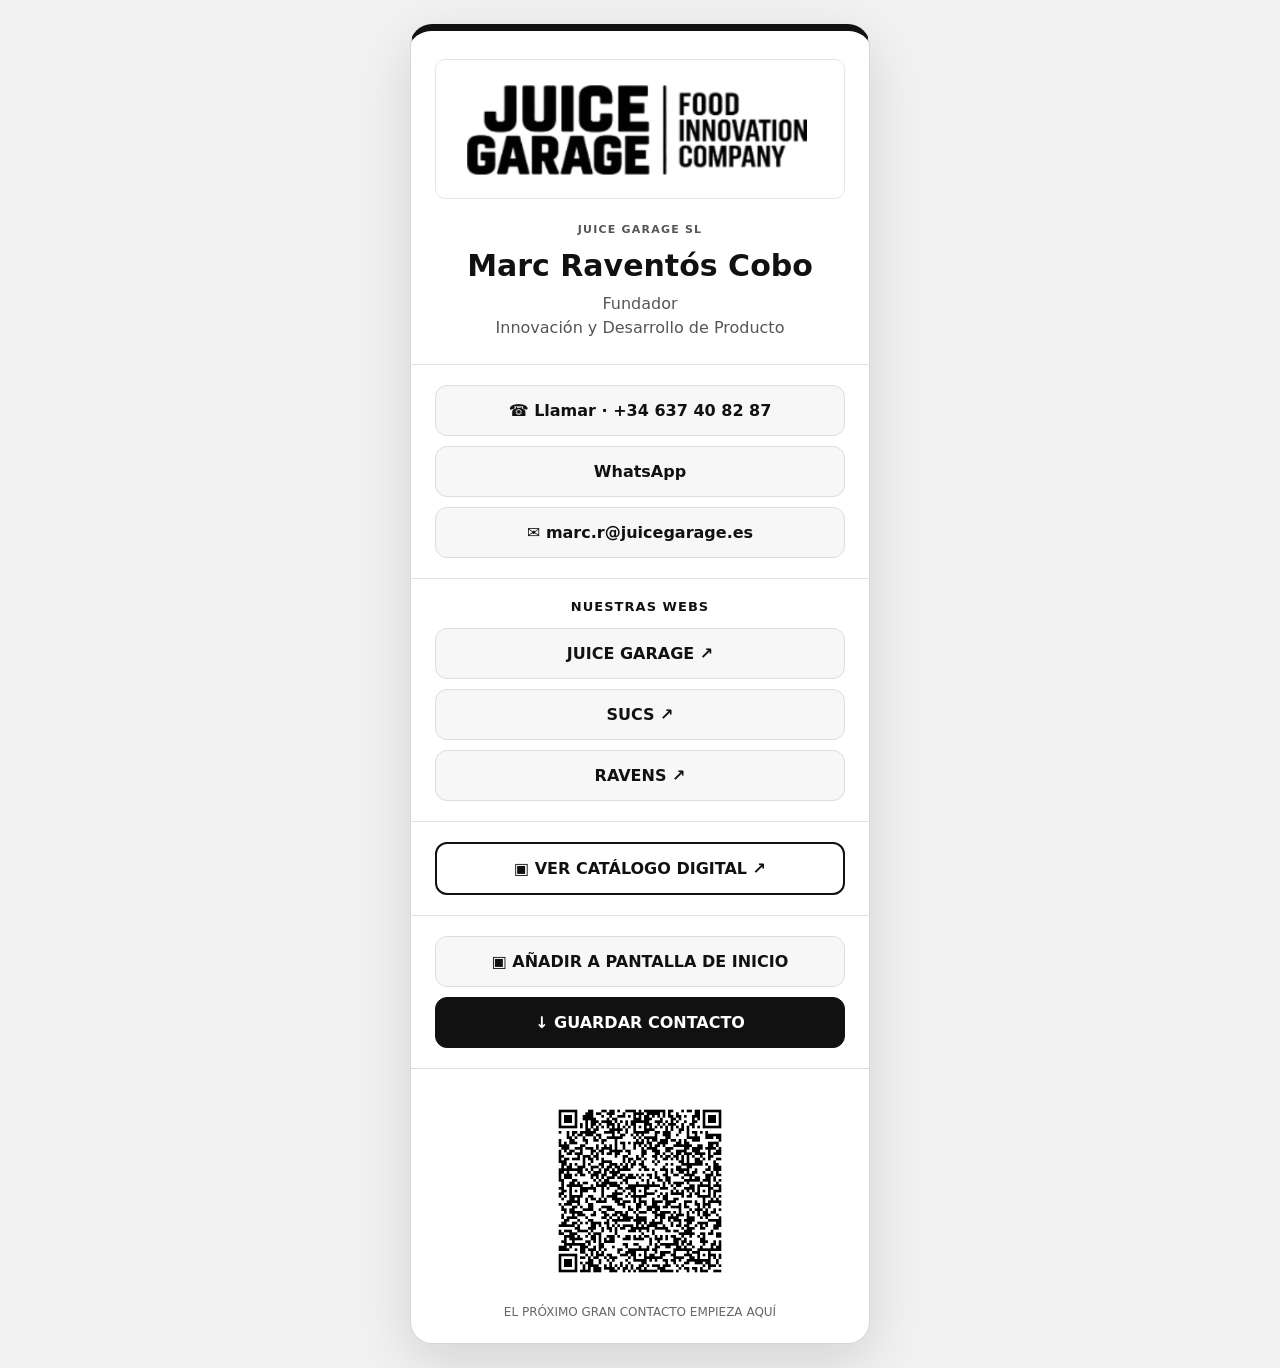
<file: index.html>
<!DOCTYPE html>
<html lang="es">
<head>
  <meta charset="UTF-8">
  <meta name="viewport" content="width=device-width, initial-scale=1">

  <title>Fundador · JUICE GARAGE SL</title>
  <meta name="description"
        content="Marc Raventós Cobo · Fundador · Innovación y Desarrollo de Producto · JUICE GARAGE SL">

  <meta property="og:type" content="website">
  <meta property="og:title" content="Fundador · JUICE GARAGE SL">
  <meta property="og:description"
        content="Marc Raventós Cobo · Innovación y Desarrollo de Producto">
  <meta property="og:url"
        content="https://lourdeshp6.github.io/juicegarage-vcards/">
  <meta property="og:image"
        content="https://lourdeshp6.github.io/juicegarage-vcards/logo-oficial.png">

  <meta name="theme-color" content="#ffffff">
  <link rel="icon" href="./favicon.png" type="image/png">
  <link rel="apple-touch-icon" href="./apple-touch-icon.png">

  <style>
    * { box-sizing: border-box; }

    body {
      margin: 0;
      background: #f2f2f2;
      color: #111;
      font: 16px system-ui, -apple-system, "Segoe UI", sans-serif;
    }

    a { color: inherit; text-decoration: none; }

    .shell {
      min-height: 100vh;
      display: flex;
      justify-content: center;
      padding: 24px;
    }

    .card {
      width: min(100%, 460px);
      background: white;
      border: 1px solid #d6d6d6;
      border-top: 7px solid #111;
      border-radius: 22px;
      overflow: hidden;
      box-shadow: 0 18px 60px #0002;
    }

    .top {
      padding: 28px 24px 24px;
      text-align: center;
    }

    .logo {
      padding: 12px;
      border: 1px solid #e5e5e5;
      border-radius: 10px;
      margin-bottom: 24px;
    }

    .logo img {
      display: block;
      width: 100%;
      max-height: 130px;
      object-fit: contain;
    }

    .small {
      color: #555;
      font-size: 11px;
      font-weight: 750;
      letter-spacing: .11em;
      text-transform: uppercase;
    }

    h1 {
      margin: 12px 0 8px;
      font-size: 30px;
      line-height: 1.2;
    }

    .role {
      color: #555;
      line-height: 1.5;
      margin: 0;
    }

    .section {
      padding: 20px 24px;
      border-top: 1px solid #e2e2e2;
      display: grid;
      gap: 10px;
    }

    .section-title {
      margin: 0 0 4px;
      font-size: 13px;
      font-weight: 800;
      letter-spacing: .08em;
      text-align: center;
    }

    .button {
      display: block;
      width: 100%;
      padding: 15px;
      border: 1px solid #ddd;
      border-radius: 12px;
      background: #f7f7f7;
      color: #111;
      text-align: center;
      font: inherit;
      font-weight: 700;
      cursor: pointer;
      overflow-wrap: anywhere;
    }

    .button:hover {
      background: #eaeaea;
    }

    .catalog {
      background: white;
      border: 2px solid #111;
    }

    .catalog:hover {
      background: #f0f0f0;
    }

    .primary {
      background: #111;
      color: white;
      border-color: #111;
    }

    .primary:hover {
      background: #333;
    }

    .install-help {
      display: none;
      padding: 15px;
      border: 1px solid #ddd;
      border-radius: 12px;
      background: #fafafa;
      font-size: 14px;
      line-height: 1.6;
    }

    .install-help.visible {
      display: block;
    }

    .install-help p {
      margin: 0 0 10px;
    }

    .install-help p:last-child {
      margin-bottom: 0;
    }

    .foot {
      border-top: 1px solid #ddd;
      padding: 22px;
      text-align: center;
    }

    .foot img {
      display: block;
      width: min(200px, 80%);
      margin: 0 auto;
      padding: 8px;
      background: white;
    }

    .hint {
      font-size: 12px;
      color: #666;
      line-height: 1.5;
      margin: 12px 0 0;
    }

    @media (max-width: 420px) {
      .shell { padding: 10px; }

      .top, .section {
        padding-left: 18px;
        padding-right: 18px;
      }

      h1 { font-size: 27px; }
    }
  </style>
</head>

<body>
  <main class="shell">
    <article class="card">

      <header class="top">
        <div class="logo">
          <img src="./logo-oficial.png"
               alt="JUICE GARAGE · Food Innovation Company">
        </div>

        <div class="small">JUICE GARAGE SL</div>

        <h1>Marc Raventós Cobo</h1>

        <p class="role">
          Fundador<br>
          Innovación y Desarrollo de Producto
        </p>
      </header>

      <section class="section">
        <a class="button" href="tel:+34637408287">
          ☎ Llamar · +34 637 40 82 87
        </a>

        <a class="button"
           href="https://wa.me/34637408287"
           target="_blank"
           rel="noopener noreferrer">
          WhatsApp
        </a>

        <a class="button" href="mailto:marc.r@juicegarage.es">
          ✉ marc.r@juicegarage.es
        </a>
      </section>

      <section class="section">
        <h2 class="section-title">NUESTRAS WEBS</h2>

        <a class="button"
           href="https://www.juicegarage.es/"
           target="_blank"
           rel="noopener noreferrer">
          JUICE GARAGE ↗
        </a>

        <a class="button"
           href="https://www.sucs.es/"
           target="_blank"
           rel="noopener noreferrer">
          SUCS ↗
        </a>

        <a class="button"
           href="https://www.ravens.es/"
           target="_blank"
           rel="noopener noreferrer">
          RAVENS ↗
        </a>
      </section>

      <section class="section">
        <a class="button catalog"
           href="https://juice-garage-catalogo.fond-clock-0427.chatgpt.site/"
           target="_blank"
           rel="noopener noreferrer">
          ▣ VER CATÁLOGO DIGITAL ↗
        </a>
      </section>

      <section class="section">

        <button class="button"
                id="install-button"
                type="button"
                aria-expanded="false"
                aria-controls="install-help">
          ▣ AÑADIR A PANTALLA DE INICIO
        </button>

        <div class="install-help"
             id="install-help"
             role="region"
             aria-label="Instrucciones para pantalla de inicio">

          <p id="install-message"></p>

          <p>
            Así tendrás acceso directo a esta tarjeta
            digital desde la pantalla de inicio de tu móvil.
          </p>
        </div>

        <a class="button primary"
           href="./marc-raventos-cobo.vcf"
           download="marc-raventos-cobo.vcf">
          ↓ GUARDAR CONTACTO
        </a>
      </section>

      <footer class="foot">
        <img src="./qr-marc-contacto.png"
             alt="Código QR de contacto de Marc">

        <p class="hint">
          EL PRÓXIMO GRAN CONTACTO EMPIEZA AQUÍ
        </p>
      </footer>

    </article>
  </main>

  <script>
    let deferredInstallPrompt = null;

    window.addEventListener("beforeinstallprompt", function(event) {
      event.preventDefault();
      deferredInstallPrompt = event;
    });

    const installButton = document.getElementById("install-button");
    const installHelp = document.getElementById("install-help");
    const installMessage = document.getElementById("install-message");

    installButton.addEventListener("click", async function() {
      if (deferredInstallPrompt) {
        const promptEvent = deferredInstallPrompt;
        deferredInstallPrompt = null;
        promptEvent.prompt();
        await promptEvent.userChoice;
        return;
      }

      if (window.matchMedia("(display-mode: standalone)").matches ||
          window.navigator.standalone === true) {
        installMessage.textContent =
          "Esta tarjeta ya está abierta desde la pantalla de inicio.";
      } else {
        const ua = navigator.userAgent;
        const isIOS = /iPhone|iPad|iPod/.test(ua);
        const isAndroid = /Android/.test(ua);

        if (isIOS) {
          installMessage.textContent =
            "En iPhone: abre esta tarjeta en Safari, pulsa Compartir " +
            "(cuadrado con flecha hacia arriba), selecciona " +
            "'Añadir a pantalla de inicio' y confirma con 'Añadir'. " +
            "Si has abierto el QR desde la cámara o WhatsApp, " +
            "abre primero el enlace en Safari.";
        } else if (isAndroid) {
          installMessage.textContent =
            "En Android: abre esta tarjeta en Chrome, pulsa el menú " +
            "de los tres puntos y selecciona 'Añadir a pantalla de inicio' " +
            "o 'Instalar aplicación', según el navegador.";
        } else {
          installMessage.textContent =
            "Abre esta tarjeta en el navegador de tu móvil y utiliza " +
            "la opción 'Añadir a pantalla de inicio' del menú.";
        }
      }

      const visible = installHelp.classList.toggle("visible");
      installButton.setAttribute("aria-expanded", String(visible));
    });
  </script>
</body>
</html>
</file>
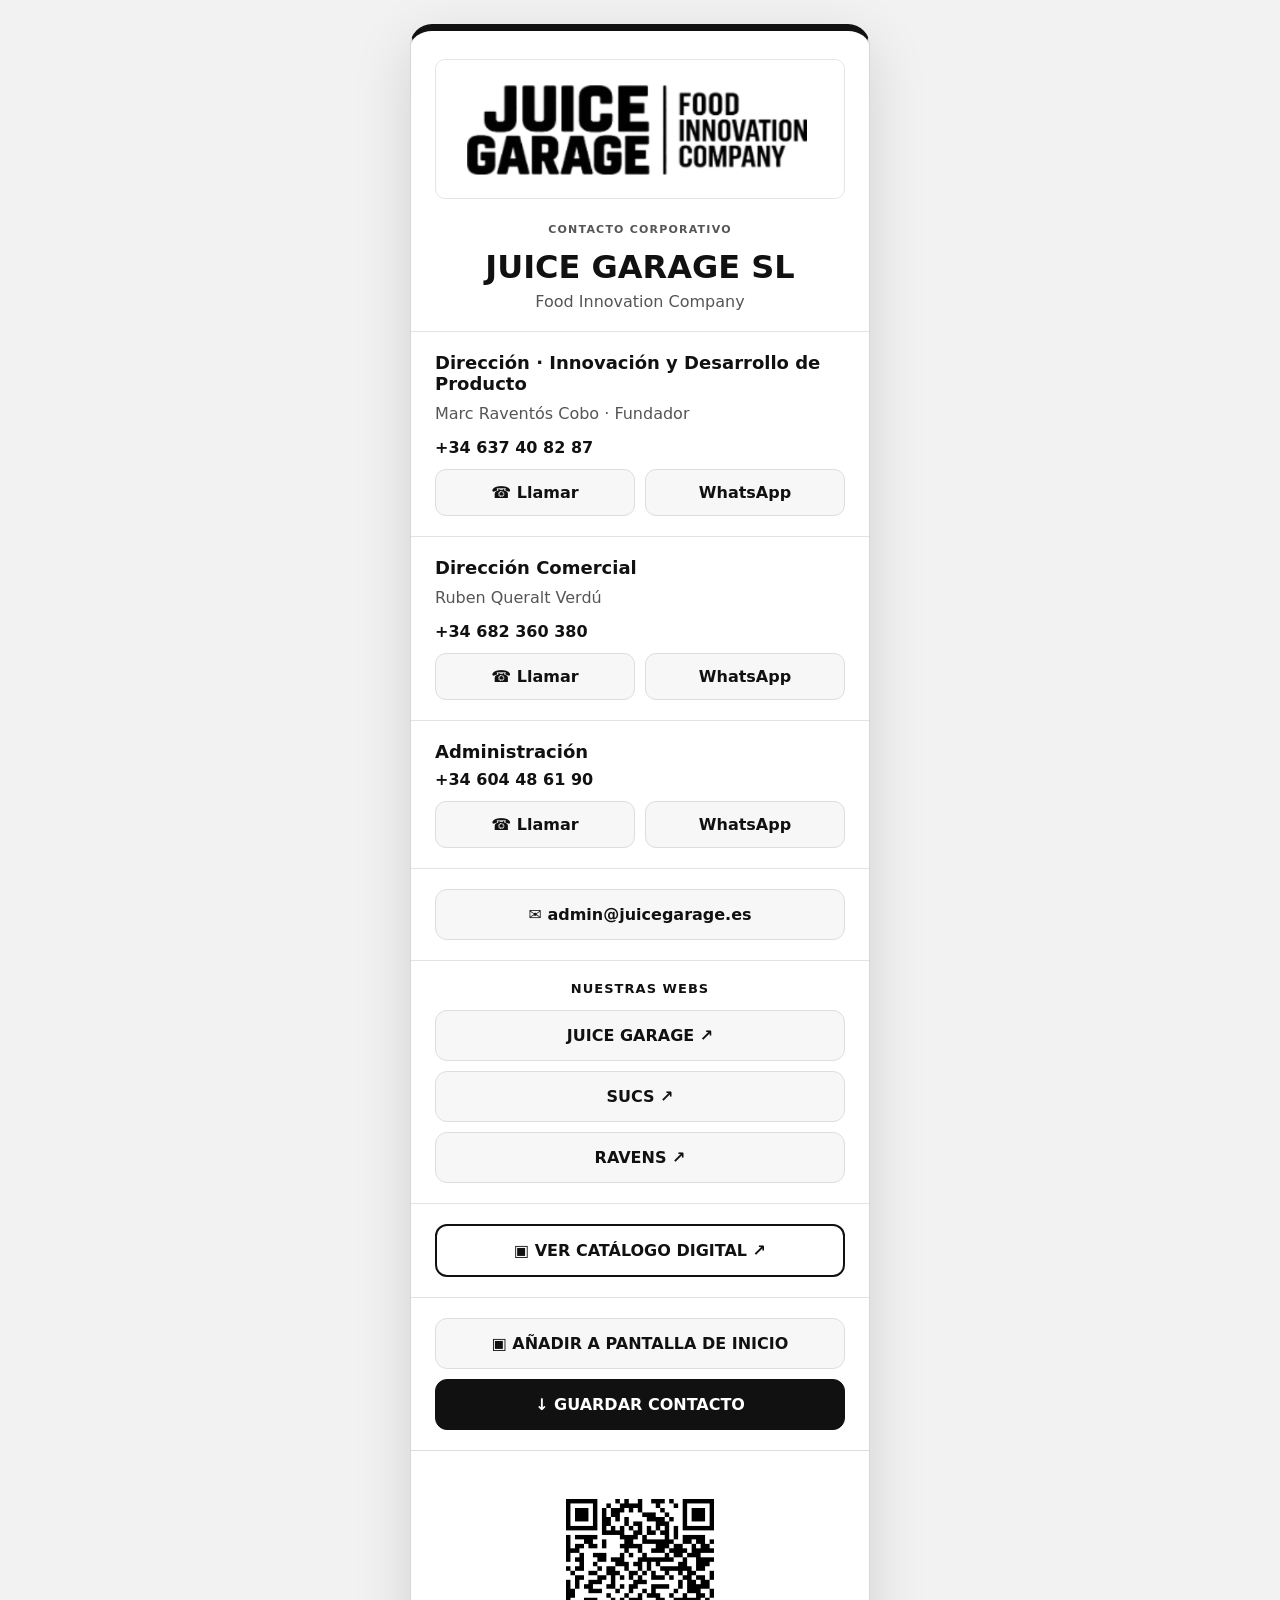
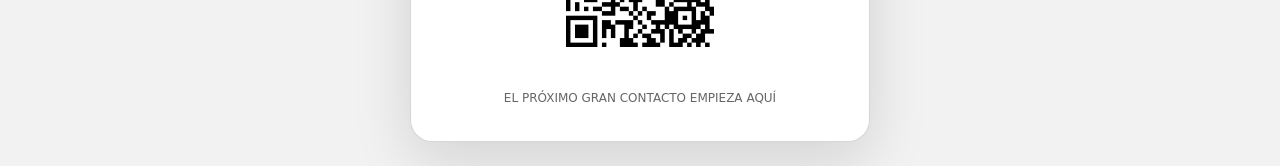
<file: juice-garage/index.html>
<!DOCTYPE html>
<html lang="es">
<head>
  <meta charset="UTF-8">
  <meta name="viewport" content="width=device-width, initial-scale=1">

  <title>JUICE GARAGE SL</title>
  <meta name="description"
        content="JUICE GARAGE SL · Food Innovation Company. Contactos de Dirección, Comercial y Administración.">

  <meta property="og:type" content="website">
  <meta property="og:title" content="JUICE GARAGE SL">
  <meta property="og:description"
        content="Food Innovation Company · Dirección, Comercial y Administración">
  <meta property="og:url"
        content="https://lourdeshp6.github.io/juicegarage-vcards/juice-garage/">
  <meta property="og:image"
        content="https://lourdeshp6.github.io/juicegarage-vcards/juice-garage/logo-oficial.png">

  <meta name="theme-color" content="#ffffff">
  <link rel="icon" href="./favicon.png" type="image/png">
  <link rel="apple-touch-icon" href="./apple-touch-icon.png">
  <link rel="manifest" href="./manifest.webmanifest">

  <style>
    * { box-sizing: border-box; }

    body {
      margin: 0;
      background: #f2f2f2;
      color: #111;
      font: 16px system-ui, -apple-system, "Segoe UI", sans-serif;
    }

    a { color: inherit; text-decoration: none; }

    .shell {
      min-height: 100vh;
      display: flex;
      justify-content: center;
      padding: 24px;
    }

    .card {
      width: min(100%, 460px);
      background: #fff;
      border: 1px solid #d6d6d6;
      border-top: 7px solid #111;
      border-radius: 22px;
      overflow: hidden;
      box-shadow: 0 18px 60px #0002;
    }

    .top {
      padding: 28px 24px 20px;
      text-align: center;
    }

    .logo {
      padding: 12px;
      border: 1px solid #e5e5e5;
      border-radius: 10px;
      margin-bottom: 24px;
    }

    .logo img {
      display: block;
      width: 100%;
      max-height: 130px;
      object-fit: contain;
    }

    .small {
      color: #555;
      font-size: 11px;
      font-weight: 750;
      letter-spacing: .11em;
      text-transform: uppercase;
    }

    h1 {
      font-size: 32px;
      margin: 12px 0 6px;
    }

    .subtitle {
      color: #555;
      margin: 0;
    }

    .department {
      padding: 20px 24px;
      border-top: 1px solid #e2e2e2;
    }

    .department h2 {
      margin: 0 0 8px;
      font-size: 18px;
    }

    .person {
      color: #555;
      margin: 0 0 12px;
      line-height: 1.5;
    }

    .number {
      font-weight: 700;
      margin-bottom: 12px;
    }

    .buttons {
      display: grid;
      grid-template-columns: 1fr 1fr;
      gap: 10px;
    }

    .button {
      display: block;
      padding: 13px 10px;
      background: #f7f7f7;
      border: 1px solid #ddd;
      border-radius: 11px;
      text-align: center;
      font-weight: 700;
    }

    .button:hover, .full:hover {
      background: #eaeaea;
    }

    .extras {
      padding: 20px 24px;
      border-top: 1px solid #e2e2e2;
      display: grid;
      gap: 10px;
    }

    .web-title {
      margin: 0 0 4px;
      font-size: 13px;
      font-weight: 800;
      letter-spacing: .08em;
      text-align: center;
    }

    .full {
      display: block;
      width: 100%;
      padding: 15px;
      border: 1px solid #ddd;
      border-radius: 12px;
      background: #f7f7f7;
      color: #111;
      text-align: center;
      font: inherit;
      font-weight: 700;
      cursor: pointer;
      overflow-wrap: anywhere;
    }

    .catalog {
      background: #fff;
      border: 2px solid #111;
    }

    .catalog:hover {
      background: #f0f0f0;
    }

    .primary {
      background: #111;
      color: #fff;
      border-color: #111;
    }

    .primary:hover {
      background: #333;
    }

    .install-help {
      display: none;
      padding: 15px;
      border: 1px solid #ddd;
      border-radius: 12px;
      background: #fafafa;
      font-size: 14px;
      line-height: 1.6;
    }

    .install-help.visible {
      display: block;
    }

    .install-help p {
      margin: 0 0 10px;
    }

    .install-help p:last-child {
      margin-bottom: 0;
    }

    .foot {
      border-top: 1px solid #ddd;
      padding: 22px;
      text-align: center;
    }

    .foot img {
      width: min(200px, 80%);
      padding: 8px;
      background: white;
    }

    .hint {
      font-size: 12px;
      color: #666;
      line-height: 1.5;
    }

    @media (max-width: 420px) {
      .shell { padding: 10px; }

      .top, .department, .extras {
        padding-left: 18px;
        padding-right: 18px;
      }
    }
  </style>
</head>

<body>
  <main class="shell">
    <article class="card">

      <header class="top">
        <div class="logo">
          <img src="./logo-oficial.png"
               alt="JUICE GARAGE - Food Innovation Company">
        </div>

        <div class="small">CONTACTO CORPORATIVO</div>
        <h1>JUICE GARAGE SL</h1>
        <p class="subtitle">Food Innovation Company</p>
      </header>

      <section class="department">
        <h2>Dirección · Innovación y Desarrollo de Producto</h2>
        <p class="person">Marc Raventós Cobo · Fundador</p>
        <div class="number">+34 637 40 82 87</div>

        <div class="buttons">
          <a class="button" href="tel:+34637408287">☎ Llamar</a>
          <a class="button"
             href="https://wa.me/34637408287"
             target="_blank" rel="noopener noreferrer">
            WhatsApp
          </a>
        </div>
      </section>

      <section class="department">
        <h2>Dirección Comercial</h2>
        <p class="person">Ruben Queralt Verdú</p>
        <div class="number">+34 682 360 380</div>

        <div class="buttons">
          <a class="button" href="tel:+34682360380">☎ Llamar</a>
          <a class="button"
             href="https://wa.me/34682360380"
             target="_blank" rel="noopener noreferrer">
            WhatsApp
          </a>
        </div>
      </section>

      <section class="department">
        <h2>Administración</h2>
        <div class="number">+34 604 48 61 90</div>

        <div class="buttons">
          <a class="button" href="tel:+34604486190">☎ Llamar</a>
          <a class="button"
             href="https://wa.me/34604486190"
             target="_blank" rel="noopener noreferrer">
            WhatsApp
          </a>
        </div>
      </section>

      <section class="extras">
        <a class="full" href="mailto:admin@juicegarage.es">
          ✉ admin@juicegarage.es
        </a>
      </section>

      <section class="extras">
        <h2 class="web-title">NUESTRAS WEBS</h2>

        <a class="full"
           href="https://www.juicegarage.es/"
           target="_blank" rel="noopener noreferrer">
          JUICE GARAGE ↗
        </a>

        <a class="full"
           href="https://www.sucs.es/"
           target="_blank" rel="noopener noreferrer">
          SUCS ↗
        </a>

        <a class="full"
           href="https://www.ravens.es/"
           target="_blank" rel="noopener noreferrer">
          RAVENS ↗
        </a>
      </section>

      <section class="extras">
        <a class="full catalog"
           href="https://juice-garage-catalogo.fond-clock-0427.chatgpt.site/"
           target="_blank" rel="noopener noreferrer">
          ▣ VER CATÁLOGO DIGITAL ↗
        </a>
      </section>

      <section class="extras">

        <button class="full"
                id="install-button"
                type="button"
                aria-expanded="false"
                aria-controls="install-help">
          ▣ AÑADIR A PANTALLA DE INICIO
        </button>

        <div class="install-help"
             id="install-help"
             role="region"
             aria-label="Instrucciones para pantalla de inicio">

          <p id="install-message"></p>

          <p>
            Así tendrás acceso directo a la tarjeta digital
            de JUICE GARAGE SL desde la pantalla de inicio
            de tu móvil.
          </p>
        </div>

        <a class="full primary"
           href="./juice-garage.vcf"
           download="juice-garage.vcf">
          ↓ GUARDAR CONTACTO
        </a>
      </section>

      <footer class="foot">
        <img src="./qr-juice-garage-permanente.png"
             alt="QR de JUICE GARAGE SL">

        <p class="hint">
          EL PRÓXIMO GRAN CONTACTO EMPIEZA AQUÍ
        </p>
      </footer>

    </article>
  </main>

  <script>
    let deferredInstallPrompt = null;

    window.addEventListener("beforeinstallprompt", function(event) {
      event.preventDefault();
      deferredInstallPrompt = event;
    });

    const installButton = document.getElementById("install-button");
    const installHelp = document.getElementById("install-help");
    const installMessage = document.getElementById("install-message");

    installButton.addEventListener("click", async function() {
      if (deferredInstallPrompt) {
        const promptEvent = deferredInstallPrompt;
        deferredInstallPrompt = null;
        promptEvent.prompt();
        await promptEvent.userChoice;
        return;
      }

      if (window.matchMedia("(display-mode: standalone)").matches ||
          window.navigator.standalone === true) {
        installMessage.textContent =
          "Esta tarjeta ya está abierta desde la pantalla de inicio.";
      } else {
        const ua = navigator.userAgent;
        const isIOS = /iPhone|iPad|iPod/.test(ua);
        const isAndroid = /Android/.test(ua);

        if (isIOS) {
          installMessage.textContent =
            "En iPhone: abre esta tarjeta en Safari, pulsa Compartir " +
            "(cuadrado con flecha hacia arriba), selecciona " +
            "'Añadir a pantalla de inicio' y confirma con 'Añadir'. " +
            "Si has abierto el QR desde la cámara o WhatsApp, " +
            "abre primero el enlace en Safari.";
        } else if (isAndroid) {
          installMessage.textContent =
            "En Android: abre esta tarjeta en Chrome, pulsa el menú " +
            "de los tres puntos y selecciona 'Añadir a pantalla de inicio' " +
            "o 'Instalar aplicación', según el navegador.";
        } else {
          installMessage.textContent =
            "Abre esta tarjeta en el navegador de tu móvil y utiliza " +
            "la opción 'Añadir a pantalla de inicio' del menú.";
        }
      }

      const visible = installHelp.classList.toggle("visible");
      installButton.setAttribute("aria-expanded", String(visible));
    });
  </script>
</body>
</html>
</file>
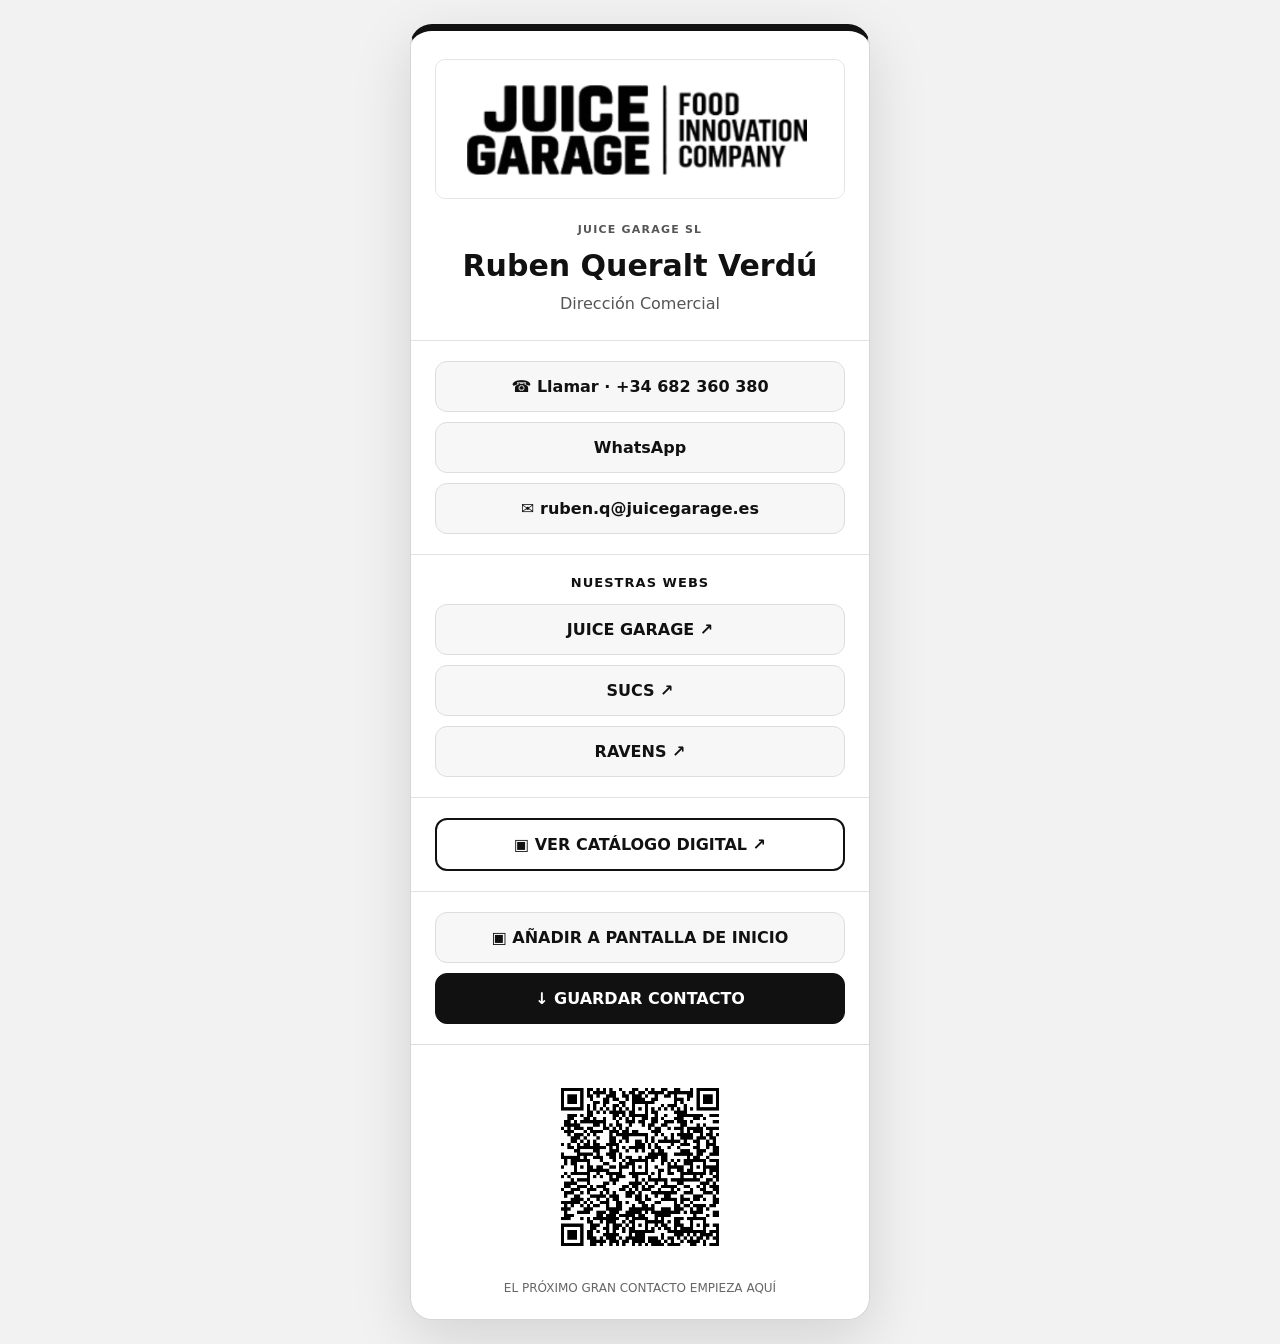
<file: ruben-queralt-verdu/index.html>
<!DOCTYPE html>
<html lang="es">
<head>
  <meta charset="UTF-8">
  <meta name="viewport" content="width=device-width, initial-scale=1">

  <title>Dirección Comercial · JUICE GARAGE SL</title>
  <meta name="description"
        content="Ruben Queralt Verdú · Dirección Comercial · JUICE GARAGE SL">

  <meta property="og:type" content="website">
  <meta property="og:title"
        content="Dirección Comercial · JUICE GARAGE SL">
  <meta property="og:description"
        content="Ruben Queralt Verdú · Dirección Comercial">
  <meta property="og:url"
        content="https://lourdeshp6.github.io/juicegarage-vcards/ruben-queralt-verdu/">
  <meta property="og:image"
        content="https://lourdeshp6.github.io/juicegarage-vcards/ruben-queralt-verdu/logo-oficial.png">

  <meta name="theme-color" content="#ffffff">
  <link rel="icon" href="./favicon.png" type="image/png">
  <link rel="apple-touch-icon" href="./apple-touch-icon.png">
  <link rel="manifest" href="./manifest.webmanifest">

  <style>
    * { box-sizing: border-box; }

    body {
      margin: 0;
      background: #f2f2f2;
      color: #111;
      font: 16px system-ui, -apple-system, "Segoe UI", sans-serif;
    }

    a { color: inherit; text-decoration: none; }

    .shell {
      min-height: 100vh;
      display: flex;
      justify-content: center;
      padding: 24px;
    }

    .card {
      width: min(100%, 460px);
      background: white;
      border: 1px solid #d6d6d6;
      border-top: 7px solid #111;
      border-radius: 22px;
      overflow: hidden;
      box-shadow: 0 18px 60px #0002;
    }

    .top {
      padding: 28px 24px 24px;
      text-align: center;
    }

    .logo {
      padding: 12px;
      border: 1px solid #e5e5e5;
      border-radius: 10px;
      margin-bottom: 24px;
    }

    .logo img {
      display: block;
      width: 100%;
      max-height: 130px;
      object-fit: contain;
    }

    .small {
      color: #555;
      font-size: 11px;
      font-weight: 750;
      letter-spacing: .11em;
      text-transform: uppercase;
    }

    h1 {
      margin: 12px 0 8px;
      font-size: 30px;
      line-height: 1.2;
    }

    .role {
      color: #555;
      line-height: 1.5;
      margin: 0;
    }

    .section {
      padding: 20px 24px;
      border-top: 1px solid #e2e2e2;
      display: grid;
      gap: 10px;
    }

    .section-title {
      margin: 0 0 4px;
      font-size: 13px;
      font-weight: 800;
      letter-spacing: .08em;
      text-align: center;
    }

    .button {
      display: block;
      width: 100%;
      padding: 15px;
      border: 1px solid #ddd;
      border-radius: 12px;
      background: #f7f7f7;
      color: #111;
      text-align: center;
      font: inherit;
      font-weight: 700;
      cursor: pointer;
      overflow-wrap: anywhere;
    }

    .button:hover {
      background: #eaeaea;
    }

    .catalog {
      background: white;
      border: 2px solid #111;
    }

    .catalog:hover {
      background: #f0f0f0;
    }

    .primary {
      background: #111;
      color: white;
      border-color: #111;
    }

    .primary:hover {
      background: #333;
    }

    .install-help {
      display: none;
      padding: 15px;
      border: 1px solid #ddd;
      border-radius: 12px;
      background: #fafafa;
      font-size: 14px;
      line-height: 1.6;
    }

    .install-help.visible {
      display: block;
    }

    .install-help p {
      margin: 0 0 10px;
    }

    .install-help p:last-child {
      margin-bottom: 0;
    }

    .foot {
      border-top: 1px solid #ddd;
      padding: 22px;
      text-align: center;
    }

    .foot img {
      display: block;
      width: min(200px, 80%);
      margin: 0 auto;
      padding: 8px;
      background: white;
    }

    .hint {
      font-size: 12px;
      color: #666;
      line-height: 1.5;
      margin: 12px 0 0;
    }

    @media (max-width: 420px) {
      .shell { padding: 10px; }
      .top, .section {
        padding-left: 18px;
        padding-right: 18px;
      }
      h1 { font-size: 27px; }
    }
  </style>
</head>

<body>
  <main class="shell">
    <article class="card">

      <header class="top">
        <div class="logo">
          <img src="./logo-oficial.png"
               alt="JUICE GARAGE · Food Innovation Company">
        </div>

        <div class="small">JUICE GARAGE SL</div>

        <h1>Ruben Queralt Verdú</h1>
        <p class="role">Dirección Comercial</p>
      </header>

      <section class="section">
        <a class="button" href="tel:+34682360380">
          ☎ Llamar · +34 682 360 380
        </a>

        <a class="button"
           href="https://wa.me/34682360380"
           target="_blank"
           rel="noopener noreferrer">
          WhatsApp
        </a>

        <a class="button" href="mailto:ruben.q@juicegarage.es">
          ✉ ruben.q@juicegarage.es
        </a>
      </section>

      <section class="section">
        <h2 class="section-title">NUESTRAS WEBS</h2>

        <a class="button"
           href="https://www.juicegarage.es/"
           target="_blank"
           rel="noopener noreferrer">
          JUICE GARAGE ↗
        </a>

        <a class="button"
           href="https://www.sucs.es/"
           target="_blank"
           rel="noopener noreferrer">
          SUCS ↗
        </a>

        <a class="button"
           href="https://www.ravens.es/"
           target="_blank"
           rel="noopener noreferrer">
          RAVENS ↗
        </a>
      </section>

      <section class="section">
        <a class="button catalog"
           href="https://juice-garage-catalogo.fond-clock-0427.chatgpt.site/"
           target="_blank"
           rel="noopener noreferrer">
          ▣ VER CATÁLOGO DIGITAL ↗
        </a>
      </section>

      <section class="section">

        <button class="button"
                id="install-button"
                type="button"
                aria-expanded="false"
                aria-controls="install-help">
          ▣ AÑADIR A PANTALLA DE INICIO
        </button>

        <div class="install-help"
             id="install-help"
             role="region"
             aria-label="Instrucciones para pantalla de inicio">

          <p id="install-message"></p>

          <p>
            Así tendrás acceso directo a esta tarjeta
            digital desde la pantalla de inicio de tu móvil.
          </p>
        </div>

        <a class="button primary"
           href="./ruben-queralt-verdu.vcf"
           download="ruben-queralt-verdu.vcf">
          ↓ GUARDAR CONTACTO
        </a>
      </section>

      <footer class="foot">
        <img src="./qr-ruben-permanente.png"
             alt="QR permanente de Ruben Queralt Verdú">

        <p class="hint">
          EL PRÓXIMO GRAN CONTACTO EMPIEZA AQUÍ
        </p>
      </footer>

    </article>
  </main>

  <script>
    let deferredInstallPrompt = null;

    window.addEventListener("beforeinstallprompt", function(event) {
      event.preventDefault();
      deferredInstallPrompt = event;
    });

    const installButton = document.getElementById("install-button");
    const installHelp = document.getElementById("install-help");
    const installMessage = document.getElementById("install-message");

    installButton.addEventListener("click", async function() {
      if (deferredInstallPrompt) {
        const promptEvent = deferredInstallPrompt;
        deferredInstallPrompt = null;
        promptEvent.prompt();
        await promptEvent.userChoice;
        return;
      }

      if (window.matchMedia("(display-mode: standalone)").matches ||
          window.navigator.standalone === true) {
        installMessage.textContent =
          "Esta tarjeta ya está abierta desde la pantalla de inicio.";
      } else {
        const ua = navigator.userAgent;
        const isIOS = /iPhone|iPad|iPod/.test(ua);
        const isAndroid = /Android/.test(ua);

        if (isIOS) {
          installMessage.textContent =
            "En iPhone: abre esta tarjeta en Safari, pulsa Compartir " +
            "(cuadrado con flecha hacia arriba), selecciona " +
            "'Añadir a pantalla de inicio' y confirma con 'Añadir'. " +
            "Si has abierto el QR desde la cámara o WhatsApp, " +
            "abre primero el enlace en Safari.";
        } else if (isAndroid) {
          installMessage.textContent =
            "En Android: abre esta tarjeta en Chrome, pulsa el menú " +
            "de los tres puntos y selecciona 'Añadir a pantalla de inicio' " +
            "o 'Instalar aplicación', según el navegador.";
        } else {
          installMessage.textContent =
            "Abre esta tarjeta en el navegador de tu móvil y utiliza " +
            "la opción 'Añadir a pantalla de inicio' del menú.";
        }
      }

      const visible = installHelp.classList.toggle("visible");
      installButton.setAttribute("aria-expanded", String(visible));
    });
  </script>
</body>
</html>
</file>
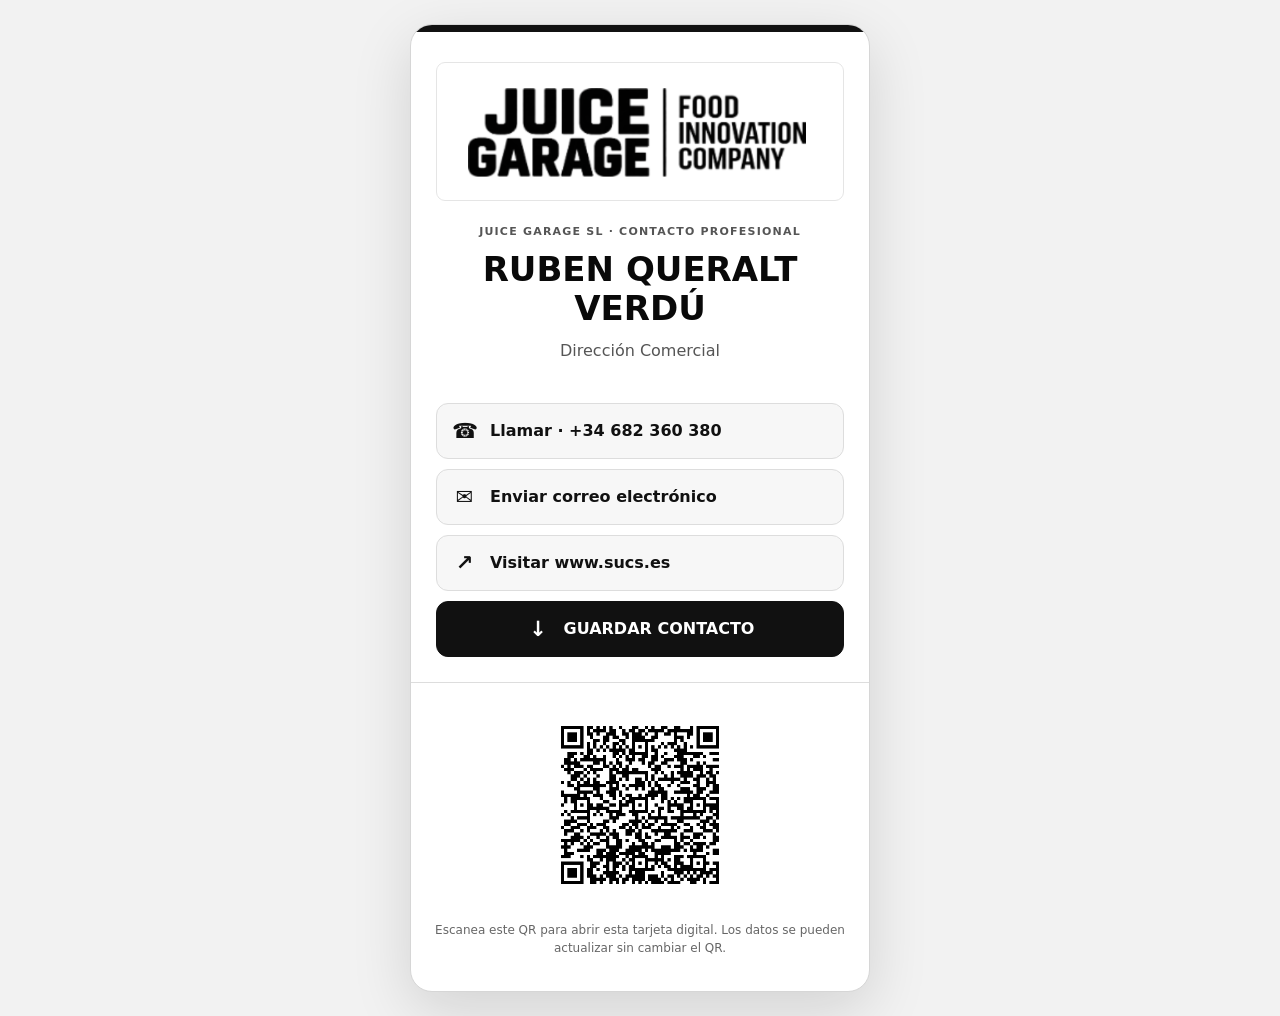
<file: JUICE_GARAGE_TARJETA_RUBEN/ruben-queralt-verdu/index.html>
<!doctype html>
<html lang="es"><head><meta charset="utf-8"><meta name="viewport" content="width=device-width, initial-scale=1"><meta name="theme-color" content="#ffffff">
<title>Ruben Queralt Verdú | JUICE GARAGE SL</title><meta name="description" content="Tarjeta profesional de Ruben Queralt Verdú, Dirección Comercial de JUICE GARAGE SL">
<link rel="icon" href="favicon.png" type="image/png"><link rel="apple-touch-icon" sizes="180x180" href="apple-touch-icon.png"><link rel="manifest" href="manifest.webmanifest">
<style>
*{box-sizing:border-box}body{margin:0;background:#f2f2f2;color:#111;font:16px system-ui,-apple-system,Segoe UI,sans-serif}a{color:inherit;text-decoration:none}.shell{min-height:100vh;display:flex;align-items:center;justify-content:center;padding:24px}.card{width:min(100%,460px);border:1px solid #d6d6d6;border-radius:22px;background:#fff;overflow:hidden;box-shadow:0 18px 60px #0002}.top{padding:30px 25px 18px;border-top:7px solid #111;text-align:center}.logo{min-height:110px;display:flex;align-items:center;justify-content:center;margin-bottom:24px;padding:12px;background:#fff;border:1px solid #e5e5e5;border-radius:9px}.logo img{display:block;width:100%;height:auto;max-height:130px;object-fit:contain}.small{color:#555;letter-spacing:.11em;text-transform:uppercase;font-size:11px;font-weight:750}.name{font-size:clamp(26px,6vw,34px);line-height:1.13;margin:12px 0;color:#090909}.role{line-height:1.5;color:#555;margin:0 0 22px}.actions{display:grid;gap:10px;padding:0 25px 25px}.action{display:flex;align-items:center;gap:13px;padding:15px;border:1px solid #ddd;border-radius:12px;background:#f7f7f7;font-weight:650;transition:background .15s,border-color .15s}.action:hover,.action:focus-visible{border-color:#111;background:#ececec}.symbol{color:#111;font-size:21px;width:25px;text-align:center}.primary{background:#111;color:#fff;border-color:#111;justify-content:center;font-weight:800}.primary:hover,.primary:focus-visible{background:#333;color:#fff}.primary .symbol{color:#fff}.foot{text-align:center;border-top:1px solid #ddd;padding:22px}.foot img{width:min(200px,80%);background:white;padding:8px;border-radius:12px}.hint{font-size:12px;color:#666;line-height:1.5}.notice{color:#666;font-size:12px;margin:10px 0 0}@media(max-width:420px){.shell{padding:10px}.top{padding:24px 18px}.actions{padding:0 18px 20px}}
</style></head><body><main class="shell"><article class="card"><header class="top"><div class="logo"><img src="logo-oficial.png" alt="JUICE GARAGE - Food Innovation Company"></div><div class="small">JUICE GARAGE SL · CONTACTO PROFESIONAL</div><h1 class="name">RUBEN QUERALT VERDÚ</h1><p class="role">Dirección Comercial</p></header>
<nav class="actions" aria-label="Opciones de contacto"><a class="action" href="tel:+34682360380"><span class="symbol">☎</span>Llamar · +34 682 360 380</a><a class="action" href="mailto:ruben.q@juicegarage.es"><span class="symbol">✉</span>Enviar correo electrónico</a><a class="action" href="https://www.sucs.es" target="_blank" rel="noopener noreferrer"><span class="symbol">↗</span>Visitar www.sucs.es</a><a class="action primary" href="ruben-queralt-verdu.vcf" download="ruben-queralt-verdu.vcf"><span class="symbol">↓</span>GUARDAR CONTACTO</a></nav>
<footer class="foot"><img src="qr-ruben-permanente.png" alt="Código QR permanente de la tarjeta digital de Ruben Queralt Verdú"><p class="hint">Escanea este QR para abrir esta tarjeta digital. Los datos se pueden actualizar sin cambiar el QR.</p></footer></article></main></body></html>
</file>
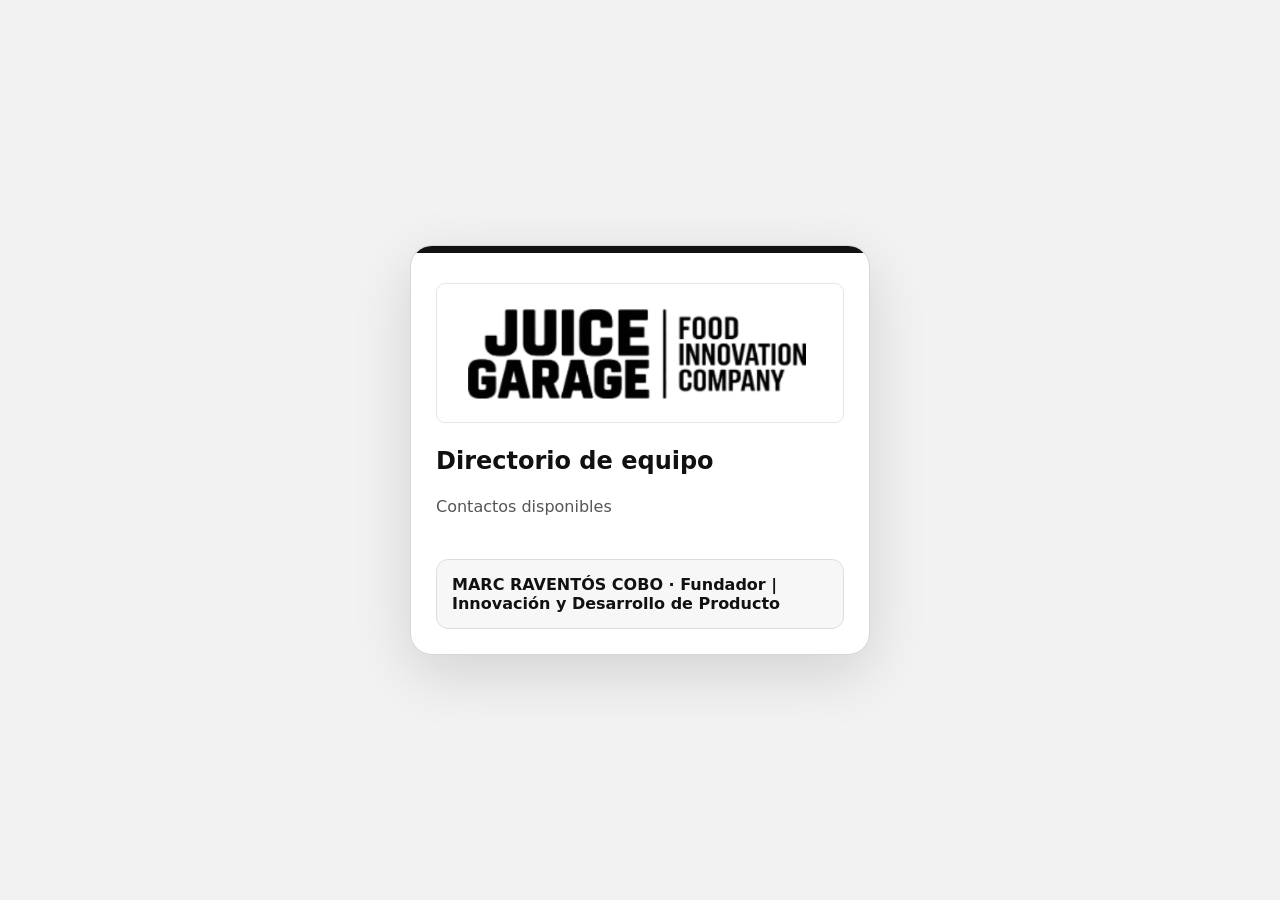
<file: directorio.html>
<!doctype html><html lang="es"><head><meta charset="utf-8"><meta name="viewport" content="width=device-width,initial-scale=1"><title>Equipo | JUICE GARAGE SL</title><link rel="stylesheet" href="styles.css"></head><body><main class="shell"><section class="card"><div class="top"><div class="logo"><img src="logo-oficial.png" alt="JUICE GARAGE — Food Innovation Company"></div><h1>Directorio de equipo</h1><p class="role">Contactos disponibles</p></div><div class="actions" id="staff"></div></section></main><script>fetch('empleados.json').then(r=>r.json()).then(a=>{const box=document.getElementById('staff');a.forEach(x=>{let link=document.createElement('a');link.className='action';link.href=x.id==='marc-raventos-cobo'?'index.html':x.id+'/index.html';link.textContent=x.name+' · '+x.role;box.append(link)})}).catch(()=>document.getElementById('staff').textContent='Para visualizar el directorio, publica los archivos en un servidor web.');</script></body></html>
</file>
<file: styles.css>
*{box-sizing:border-box}body{margin:0;background:#f2f2f2;color:#111;font:16px system-ui,-apple-system,Segoe UI,sans-serif}a{color:inherit;text-decoration:none}.shell{min-height:100vh;display:flex;align-items:center;justify-content:center;padding:24px}.card{width:min(100%,460px);border:1px solid #d6d6d6;border-radius:22px;background:#fff;overflow:hidden;box-shadow:0 18px 60px #0002}.top{padding:30px 25px 18px;border-top:7px solid #111}.brand{font-size:23px;font-weight:900;letter-spacing:.02em}.logo{min-height:110px;display:flex;align-items:center;justify-content:center;margin-bottom:24px;padding:12px;background:#fff;border:1px solid #e5e5e5;border-radius:9px}.logo img{display:block;width:100%;height:auto;max-height:130px;object-fit:contain}.small{color:#555;letter-spacing:.11em;text-transform:uppercase;font-size:11px;font-weight:750}.name{font-size:clamp(26px,6vw,34px);line-height:1.13;margin:12px 0;color:#090909}.role{line-height:1.5;color:#555;margin:0 0 22px}.actions{display:grid;gap:10px;padding:0 25px 25px}.action{display:flex;align-items:center;gap:13px;padding:15px;border:1px solid #ddd;border-radius:12px;background:#f7f7f7;font-weight:650;transition:background .15s,border-color .15s}.action:hover,.action:focus-visible{border-color:#111;background:#ececec}.symbol{color:#111;font-size:21px;width:25px;text-align:center}.primary{background:#111;color:#fff;border-color:#111;justify-content:center;font-weight:800}.primary:hover,.primary:focus-visible{background:#333;color:#fff}.primary .symbol{color:#fff}.foot{text-align:center;border-top:1px solid #ddd;padding:22px}.foot img{width:min(230px,80%);background:white;padding:8px;border-radius:12px}.hint{font-size:12px;color:#666;line-height:1.5}.notice{color:#666;font-size:12px;margin:10px 0 0}@media(max-width:420px){.shell{padding:10px}.top{padding:24px 18px}.actions{padding:0 18px 20px}}
</file>
